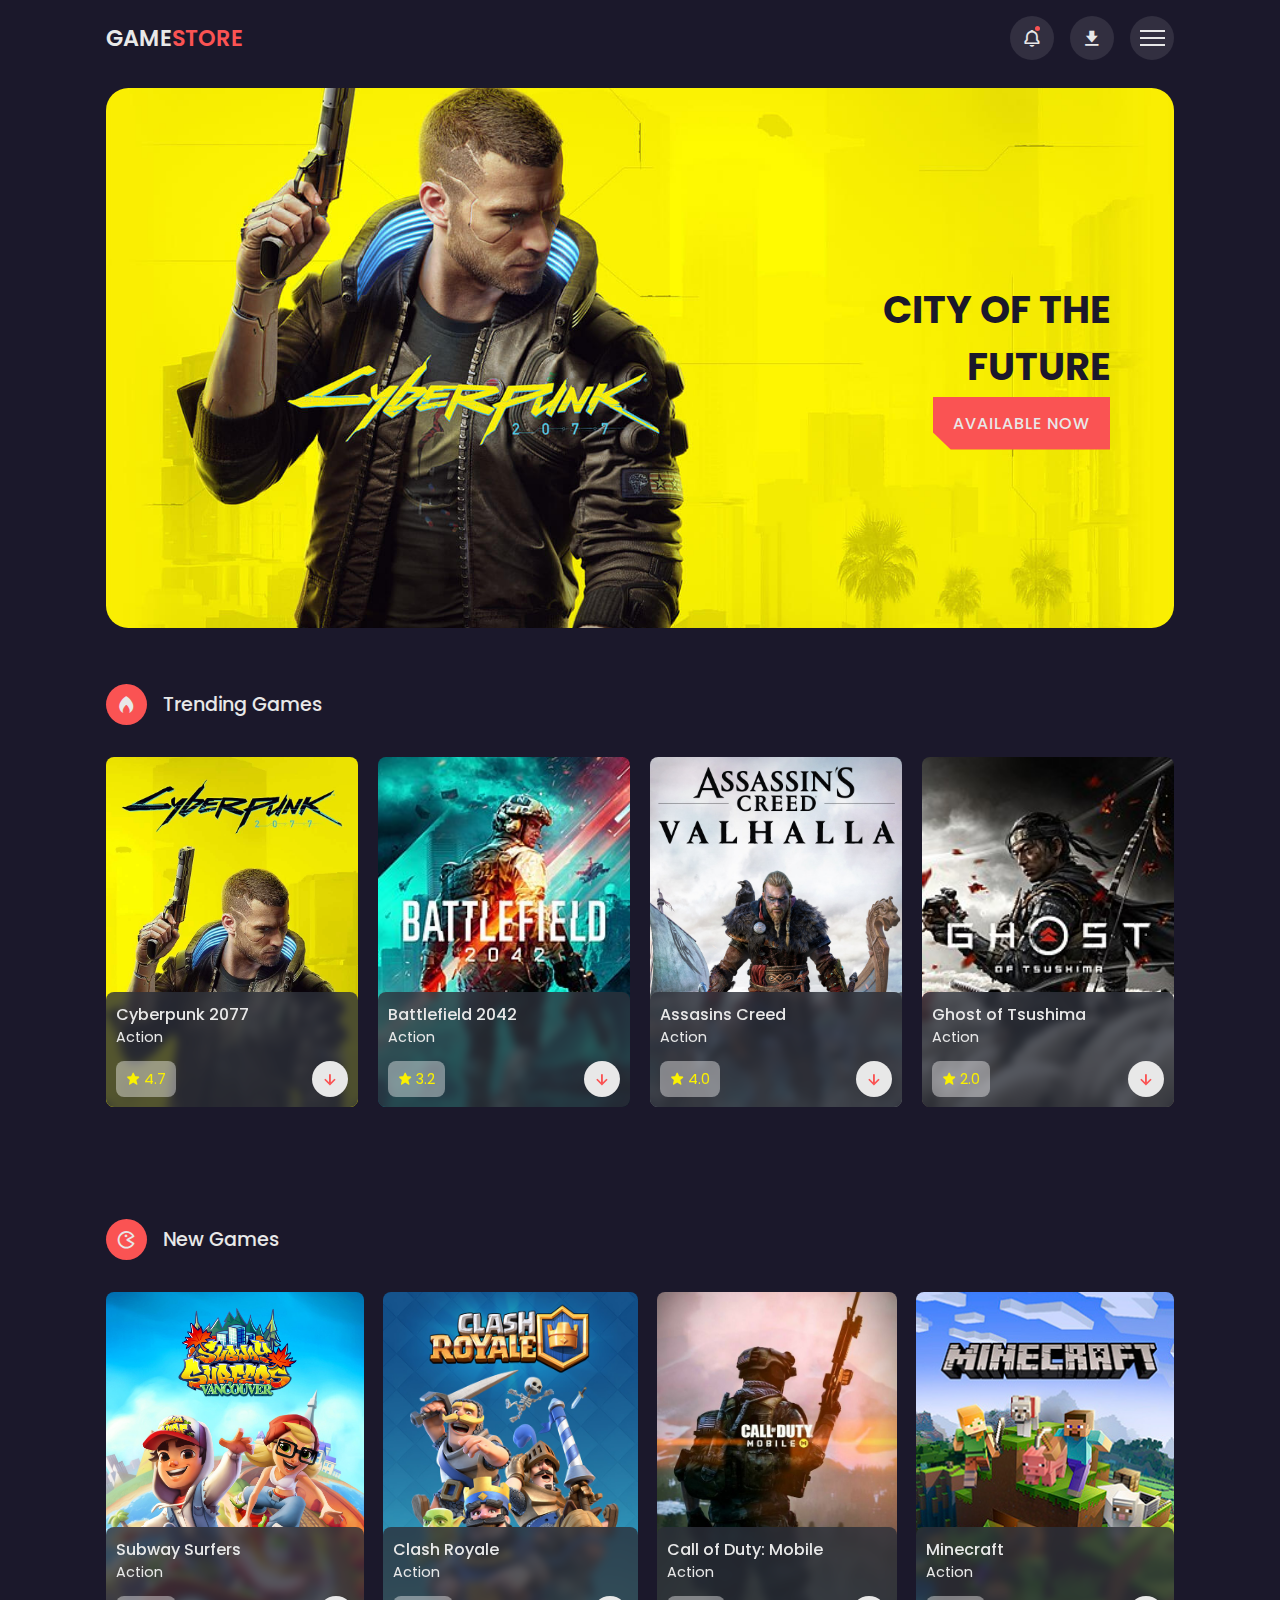
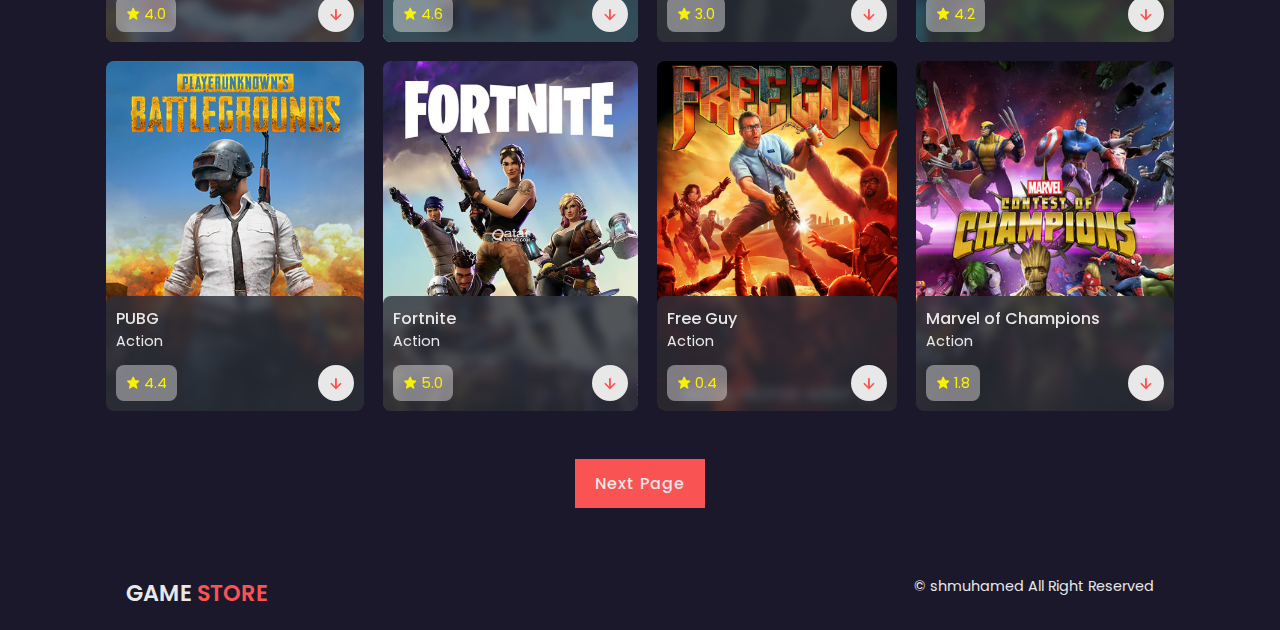
<file: index.html>
<!DOCTYPE html>
<html lang="en">

<head>
    <meta charset="UTF-8">
    <meta http-equiv="X-UA-Compatible" content="IE=edge">
    <meta name="viewport" content="width=device-width, initial-scale=1.0">
    <title>GAMESTORE</title>
    <link rel="shortcut icon" href="./img/fav.png" type="image/x-icon">
    <link href='https://unpkg.com/boxicons@2.1.4/css/boxicons.min.css' rel='stylesheet'>
    <link rel="stylesheet" href="./main.css">
    <link rel="stylesheet" href="./swiper-bundle.min.css">
</head>

<body>

    <div class="progress">
        <div class="progress-bar" id="scroll-bar"></div>
    </div>


    <header>
        <div class="nav container">
            <a href="index.html" class="logo">Game<span>Store</span></a>
            <div class="nav-icons">
                <i class='bx bx-bell bx-tada' id="bell-icon"><span></span></i>
                <i class='bx bxs-download'></i>
                <div class="menu-icon">
                    <div class="line1"></div>
                    <div class="line2"></div>
                    <div class="line3"></div>
                </div>
            </div>
            <div class="menu">
                <img src="./img/menu.png" alt="">
                <div class="navbar">
                    <li><a href="index.html">Home</a></li>
                    <li><a href="#trending">Trending</a></li>
                    <li><a href="#new">New Games</a></li>
                    <li><a href="#">Action Games</a></li>
                    <li><a href="#contact">Contact Us</a></li>
                </div>
            </div>
            <div class="notification">
                <div class="notification-box">
                    <i class='bx bxs-check-circle'></i>
                    <p>Congratulation, your game download successfully</p>
                </div>
                <div class="notification-box box-color">
                    <i class='bx bxs-x-circle'></i>
                    <p>Could not apply changes.</p>
                </div>
            </div>
        </div>
    </header>



    <section class="home container" id="home">
        <img src="./img/home.png" alt="">
        <div class="home-text">
            <h1>CITY OF THE <br> FUTURE</h1>
            <a href="#" class="btn">Available Now</a>
        </div>
    </section>


    <section class="trending container" id="trending">
        <div class="heading">
            <i class='bx bxs-flame'></i>
            <h2>Trending Games</h2>
        </div>
        <div class="trending-content swiper">
            <div class="swiper-wrapper">
                <!--slide 1-->
                <div class="swiper-slide">
                    <div class="box">
                        <img src="./img/trending1.webp" alt="">
                        <div class="box-text">
                            <h2>Cyberpunk 2077</h2>
                            <h3>Action</h3>
                            <div class="rating-download">
                                <div class="rating">
                                    <i class='bx bxs-star'></i>
                                    <span>4.7</span>
                                </div>
                                <a href="#" class="box-btn"><i class='bx bx-down-arrow-alt'></i></a>
                            </div>
                        </div>
                    </div>
                </div>
                <!--slide 2-->
                <div class="swiper-slide">
                    <div class="box">
                        <img src="./img/trending2.jpg" alt="">
                        <div class="box-text">
                            <h2>Battlefield 2042</h2>
                            <h3>Action</h3>
                            <div class="rating-download">
                                <div class="rating">
                                    <i class='bx bxs-star'></i>
                                    <span>3.2</span>
                                </div>
                                <a href="#" class="box-btn"><i class='bx bx-down-arrow-alt'></i></a>
                            </div>
                        </div>
                    </div>
                </div>
                <!--slide 3-->
                <div class="swiper-slide">
                    <div class="box">
                        <img src="./img/trending3.jpg" alt="">
                        <div class="box-text">
                            <h2>Assasins Creed</h2>
                            <h3>Action</h3>
                            <div class="rating-download">
                                <div class="rating">
                                    <i class='bx bxs-star'></i>
                                    <span>4.0</span>
                                </div>
                                <a href="#" class="box-btn"><i class='bx bx-down-arrow-alt'></i></a>
                            </div>
                        </div>
                    </div>
                </div>
                <!--slide 4-->
                <div class="swiper-slide">
                    <div class="box">
                        <img src="./img/trending4.jpg" alt="">
                        <div class="box-text">
                            <h2>Ghost of Tsushima</h2>
                            <h3>Action</h3>
                            <div class="rating-download">
                                <div class="rating">
                                    <i class='bx bxs-star'></i>
                                    <span>2.0</span>
                                </div>
                                <a href="#" class="box-btn"><i class='bx bx-down-arrow-alt'></i></a>
                            </div>
                        </div>
                    </div>
                </div>
                <!--slide 5-->
                <div class="swiper-slide">
                    <div class="box">
                        <img src="./img/trending5.png" alt="">
                        <div class="box-text">
                            <h2>GTA V</h2>
                            <h3>Action</h3>
                            <div class="rating-download">
                                <div class="rating">
                                    <i class='bx bxs-star'></i>
                                    <span>5.0</span>
                                </div>
                                <a href="#" class="box-btn"><i class='bx bx-down-arrow-alt'></i></a>
                            </div>
                        </div>
                    </div>
                </div>

                <!--slide 6-->
                <div class="swiper-slide">
                    <div class="box">
                        <img src="./img/trending6.jpg" alt="">
                        <div class="box-text">
                            <h2>Dying Light 2</h2>
                            <h3>Action</h3>
                            <div class="rating-download">
                                <div class="rating">
                                    <i class='bx bxs-star'></i>
                                    <span>3.9</span>
                                </div>
                                <a href="#" class="box-btn"><i class='bx bx-down-arrow-alt'></i></a>
                            </div>
                        </div>
                    </div>
                </div>
                <!--slide 7-->
                <div class="swiper-slide">
                    <div class="box">
                        <img src="./img/trending7.png" alt="">
                        <div class="box-text">
                            <h2>Halo Infinite</h2>
                            <h3>Action</h3>
                            <div class="rating-download">
                                <div class="rating">
                                    <i class='bx bxs-star'></i>
                                    <span>4.1</span>
                                </div>
                                <a href="#" class="box-btn"><i class='bx bx-down-arrow-alt'></i></a>
                            </div>
                        </div>
                    </div>
                </div>
                <!--slide 8-->
                <div class="swiper-slide">
                    <div class="box">
                        <img src="./img/trending8.png" alt="">
                        <div class="box-text">
                            <h2>Resident Evil Village</h2>
                            <h3>Action</h3>
                            <div class="rating-download">
                                <div class="rating">
                                    <i class='bx bxs-star'></i>
                                    <span>1.7</span>
                                </div>
                                <a href="#" class="box-btn"><i class='bx bx-down-arrow-alt'></i></a>
                            </div>
                        </div>
                    </div>
                </div>

            </div>
        </div>
    </section>


    <section class="new container" id="new">
        <div class="heading">
            <i class='bx bx-game'></i>
            <h2>New Games</h2>
        </div>
        <div class="new-content">
            <!--Box 1-->
            <div class="box">
                <img src="./img/new1.jpg" alt="">
                <div class="box-text">
                    <h2>Subway Surfers</h2>
                    <h3>Action</h3>
                    <div class="rating-download">
                        <div class="rating">
                            <i class='bx bxs-star'></i>
                            <span>4.0</span>
                        </div>
                        <a href="./Subway Surfers.html" class="box-btn"><i class='bx bx-down-arrow-alt'></i></a>
                    </div>
                </div>
            </div>

            <!--Box 2-->
            <div class="box">
                <img src="./img/new4.jpg" alt="">
                <div class="box-text">
                    <h2>Clash Royale</h2>
                    <h3>Action</h3>
                    <div class="rating-download">
                        <div class="rating">
                            <i class='bx bxs-star'></i>
                            <span>4.6</span>
                        </div>
                        <a href="./Clash Royale.html" class="box-btn"><i class='bx bx-down-arrow-alt'></i></a>
                    </div>
                </div>
            </div>


            <!--Box 3-->
            <div class="box">
                <img src="./img/new2.jpg" alt="">
                <div class="box-text">
                    <h2>Call of Duty: Mobile </h2>
                    <h3>Action</h3>
                    <div class="rating-download">
                        <div class="rating">
                            <i class='bx bxs-star'></i>
                            <span>3.0</span>
                        </div>
                        <a href="./Call of DutyMobile.html" class="box-btn"><i class='bx bx-down-arrow-alt'></i></a>
                    </div>
                </div>
            </div>




           
          


            <!--Box 4-->
            <div class="box">
                <img src="./img/new5.png" alt="">
                <div class="box-text">
                    <h2>Minecraft</h2>
                    <h3>Action</h3>
                    <div class="rating-download">
                        <div class="rating">
                            <i class='bx bxs-star'></i>
                            <span>4.2</span>
                        </div>
                        <a href="https://www.minecraft.net/" class="box-btn"><i class='bx bx-down-arrow-alt'></i></a>
                    </div>
                </div>
            </div>

            <!--Box 5-->
            <div class="box">
                <img src="./img/new6.png" alt="">
                <div class="box-text">
                    <h2>PUBG</h2>
                    <h3>Action</h3>
                    <div class="rating-download">
                        <div class="rating">
                            <i class='bx bxs-star'></i>
                            <span>4.4</span>
                        </div>
                        <a href="https://store.steampowered.com/app/578080/PUBG_BATTLEGROUNDS/" class="box-btn"><i
                                class='bx bx-down-arrow-alt'></i></a>
                    </div>
                </div>
            </div>

            <!--Box 6-->
            <div class="box">
                <img src="./img/new7.png" alt="">
                <div class="box-text">
                    <h2>Fortnite</h2>
                    <h3>Action</h3>
                    <div class="rating-download">
                        <div class="rating">
                            <i class='bx bxs-star'></i>
                            <span>5.0</span>
                        </div>
                        <a href="https://www.fortnite.com/?lang=ru" class="box-btn"><i
                                class='bx bx-down-arrow-alt'></i></a>
                    </div>
                </div>
            </div>

             <!--Box 7-->
            <div class="box">
                <img src="./img/new3.jpg" alt="">
                <div class="box-text">
                    <h2>Free Guy</h2>
                    <h3>Action</h3>
                    <div class="rating-download">
                        <div class="rating">
                            <i class='bx bxs-star'></i>
                            <span>0.4</span>
                        </div>
                        <a href="#" class="box-btn"><i class='bx bx-down-arrow-alt'></i></a>
                    </div>
                </div>
            </div>

            <!--Box 8-->
            <div class="box">
                <img src="./img/new8.jpg" alt="">
                <div class="box-text">
                    <h2>Marvel of Champions</h2>
                    <h3>Action</h3>
                    <div class="rating-download">
                        <div class="rating">
                            <i class='bx bxs-star'></i>
                            <span>1.8</span>
                        </div>
                        <a href="#" class="box-btn"><i class='bx bx-down-arrow-alt'></i></a>
                    </div>
                </div>
            </div>

        </div>

        <div class="next-page">
            <a href="#">Next Page</a>
        </div>

    </section>


    <div class="copyright container">
        <a href="#!" class="logo">Game <span>Store</span></a>
        <p>&#169; shmuhamed All Right Reserved</p>
    </div>






    <script src="./swiper-bundle.min.js"></script>
    <script src="./App.js"></script>
</body>

</html>
</file>
<file: main.css>
@import url('https://fonts.googleapis.com/css2?family=Poppins:wght@400;500;600;700&display=swap');

* {
    font-family: 'Poppins', sans-serif;
    margin: 0;
    padding: 0;
    scroll-behavior: smooth;
    box-sizing: border-box;
    list-style: none;
    text-decoration: none;
    scroll-padding-top: 2rem;
}

:root {
    --main-color: #fa5353;
    --dark-color: #1b182b;
    --light-color: #322f40;
    --text-color: hsl(0, 0%, 91%);
}

::selection {
    color: var(--text-color);
    background: var(--main-color);

}

section {
    padding: 4rem 0 3rem;
}

img {
    width: 100%;
}

body {
    color: var(--text-color);
    background: var(--dark-color);
}

.container {
    max-width: 1068px;
    margin: auto;
    width: 100%;
}

header {
    position: fixed;
    top: 0;
    left: 0;
    width: 100%;
    background: var(--dark-color);
    z-index: 100;
}

.nav {
    display: flex;
    align-items: center;
    justify-content: center;
    padding: 16px 0;
}

.logo {
    font-size: 1.4rem;
    font-weight: 600;
    color: var(--text-color);
    text-transform: uppercase;
    margin: 0 auto 0 0;
}

.logo span {
    color: var(--main-color);
}

.nav-icons {
    display: flex;
    align-items: center;
    column-gap: 1rem;
}

.nav-icons .bx {
    font-size: 20px;
    height: 44px;
    width: 44px;
    display: grid;
    place-items: center;
    color: var(--text-color);
    background: var(--light-color);
    border-radius: 50%;
    cursor: pointer;
}

#bell-icon {
    position: relative;
}

#bell-icon span {
    content: '';
    width: 5px;
    height: 5px;
    border-radius: 50%;
    background: var(--main-color);
    position: absolute;
    top: 10px;
    right: 14px;
}

.menu-icon {
    display: flex;
    flex-direction: column;
    align-items: center;
    justify-content: center;
    row-gap: 5px;
    height: 44px;
    width: 44px;
    border-radius: 50%;
    background: var(--light-color);
    cursor: pointer;
    z-index: 200;
    transition: 0.3s;
}

.menu-icon div {
    display: block;
    background: var(--text-color);
    height: 2px;
    width: 25px;
    transition: 0.3s;
}

.move .line1 {
    transform: rotate(-45deg) translate(-5px, 5px);
}

.move .line2 {
    opacity: 0;
}

.move .line3 {
    transform: rotate(45deg) translate(-5px, -5px);
}

.menu {
    position: fixed;
    left: 0;
    top: 0;
    width: 100%;
    height: 100vh;
    background: rgba(0, 0, 14, 0.9);
    z-index: 106;
    display: flex;
    align-items: center;
    justify-content: space-between;
    transition: 0.5s;
    clip-path: circle(0% at 100% 0%);
}

.menu.active {
    clip-path: circle(144% at 100% 0%);
}

.menu img {
    width: 700px;
}

.navbar {
    display: grid;
    row-gap: 1rem;
    text-align: right;
    padding-right: 2rem;
}

.navbar a {
    font-size: 1.6rem;
    color: var(--text-color);
    font-weight: 500;
    transition: 0.2s;
}

.navbar a:hover {
    border-bottom: 4px solid var(--main-color);
    font-size: 1.8rem;
}

.notification {
    position: absolute;
    top: 110%;
    right: 5rem;
    background: var(--light-color);
    width: 300px;
    height: 350px;
    border-radius: 0.5rem;
    padding: 10px;
    display: flex;
    flex-direction: column;
    row-gap: 1rem;
    clip-path: circle(0% at 100% 0%);
}

.notification.active {
    clip-path: circle(144% at 100% 0%);
    transition: 0.3s;
}

.notification-box {
    display: flex;
    align-items: baseline;
    column-gap: 1rem;
    border-radius: 0.5rem;
    background: var(--dark-color);
    padding: 10px;
}

.notification-box .bx {
    color: #faf102;
}

.box-color {
    background: hsl(0, 0%, 100%, 0.4);
}

.box-color .bx {
    color: var(--main-color);
}

.home {
    position: relative;
    min-height: 540px;
    display: flex;
    align-items: center;
    justify-content: flex-end;
    margin-top: 5rem;
}

.home img {
    position: absolute;
    width: 100%;
    height: 100%;
    object-fit: cover;
    border-radius: 1.4rem;
    z-index: -1;
}

.home-text {
    padding-right: 4rem;
    text-align: right;
}

.home-text h1 {
    font-size: 2.4rem;
    text-transform: uppercase;
    color: var(--dark-color);
    margin-bottom: 1rem;
}

.btn {
    background: var(--main-color);
    padding: 15px 20px;
    color: var(--text-color);
    text-transform: uppercase;
    font-size: 1rem;
    letter-spacing: 1px;
    font-weight: 500;
    clip-path: polygon(0 0, 100% 0%, 100% 100%, 10% 100%, 0% 68%);
}

.btn:hover {
    background: var(--light-color);
    transition: 0.3s all linear;
}

.heading {
    display: flex;
    align-items: center;
    column-gap: 1rem;
    margin-bottom: 2rem;
}

.heading .bx {
    font-size: 21px;
    color: var(--text-color);
    background: var(--main-color);
    padding: 10px;
    border-radius: 5rem;
}

.heading h2 {
    font-size: 1.2rem;
    font-weight: 500;
}

.box {
    position: relative;
    width: 100%;
    height: 350px;
    border-radius: 0.5rem;
}

.box img {
    width: 100%;
    height: 100%;
    object-fit: cover;
    border-radius: 0.5rem;
}

.box .box-text {
    position: absolute;
    right: 0;
    left: 0;
    bottom: 0;
    padding: 10px;
    background: hsl(227, 14%, 20%, 0.8);
    backdrop-filter: blur(4px);
    border-radius: 0.5rem;
}

.box .box-text h2 {
    font-size: 1rem;
    font-weight: 500;
}

.box .box-text h3 {
    font-size: 0.9rem;
    font-weight: 400;
    margin-bottom: 0.8rem;
}

.rating-download {
    display: flex;
    justify-content: space-between;
}

.rating {
    display: flex;
    align-items: center;
    column-gap: 4px;
    background: hsl(0, 0%, 100%, 0.4);
    padding: 4px 10px;
    border-radius: 0.5rem;
}

.rating .bx {
    color: #faf102;
    font-size: 0.9rem;
}

.rating span {
    color: #faf102;
    font-size: 0.9rem;
}

.box-btn .bx {
    padding: 8px;
    background: var(--text-color);
    border-radius: 5rem;
    color: var(--main-color);
    font-weight: 400;
    font-size: 20px;
}

.box-btn .bx:hover {
    background: var(--dark-color);
}

.new-content {
    display: grid;
    grid-template-columns: repeat(auto-fit, minmax(240px, auto));
    gap: 1.2rem;
}

.next-page {
    display: flex;
    justify-content: center;
    align-items: center;
    margin-top: 3rem;
}

.next-page a {
    background: var(--main-color);
    padding: 12px 20px;
    color: var(--text-color);
    letter-spacing: 1px;
    font-weight: 500;
}

.next-page a:hover {
    background: var(--light-color);
    transition: 0.3s all linear;
}

.copyright {
    display: flex;
    justify-content: space-between;
    padding: 20px;
}

.copyright p {
    font-size: 0.9rem;
    color: var(--text-color);
}

.video-container video {
    width: 100%;
    aspect-ratio: 16/9;
}

.video-container {
    margin-top: 5rem;
}

.about {
    margin-top: 2rem;
}

.about h2 {
    display: inline-flex;
    font-size: 1.4rem;
    font-weight: 500;
    border-bottom: 4px solid var(--main-color);
}

.about p {
    font-size: 0.938rem;
    margin-top: 1rem;
    text-align: justify;
}

.screenshots h2 {
    display: inline-flex;
    font-size: 1.4rem;
    font-weight: 500;
    border-bottom: 4px solid var(--main-color);
    margin: 1.6rem 0;
}

.screenshots-content {
    display: grid;
    grid-template-columns: repeat(auto-fit, minmax(250px, auto));
    gap: 10px;
    justify-content: center;
    max-width: 800px;
    margin: auto;
    width: 100%;
}

.screenshots-content img {
    width: 100%;
    height: 440px;
    object-fit: cover;
}

.download {
    min-width: 800;
    margin: auto;
    width: 100%;
    display: grid;
    justify-content: center;
    margin-top: 2rem;
}

.download h2 {
    text-align: center;
    font-size: 1.4rem;
    font-weight: 500;
    margin: 1.6rem 0;
}

.download-links {
    display: grid;
    grid-template-columns: repeat(3, 1fr);
    gap: 10px;
    margin-bottom: 2rem;
}

.download-links a {
    text-align: center;
    background: var(--main-color);
    padding: 12px 20px;
    color: var(--text-color);
    letter-spacing: 1px;
    font-weight: 500;
}

.download-links a:hover {
    background: var(--light-color);
    transition: 0.3s all linear;
}

html::-webkit-scrollbar {
    display: none;
}

.progress {
    position: fixed;
    top: 0;
    left: 0;
    width: 100%;
    height: 4px;
    z-index: 300;
}
.progress-bar{
    height: 4px;
    background: var(--main-color);
    width: 0%;
}

@media (max-width: 1080px) {
    .container{
        margin: 0 auto;
        width: 90%;
    }
    .nav{
        padding: 10px 0;
    }
    .notification{
        right: 4rem;
    }
    .menu img{
        width: 500px;
    }
    section{
        padding: 3rem 0 2rem;
    }
    .home{
        margin-top: 4rem !important;
        min-height: 440px;
    }
    .home img{
        border-radius: 1rem;
    }
    .new-content{
        grid-template-columns: repeat(auto-fit, minmax(200px, auto));
    }
    .video-container{
        margin-top: 5rem !important;
    }
}
@media (max-width: 774px){
    .notification{
        right: 1rem;
    }
    .menu img{
        width: 400px;
    }
    .home{
        min-height: 300px;
    }
    .home-text h1 {
        font-size: 2rem;
    }
    .btn{
        padding: 12px 17px;
    }
    .screenshots-content{
        grid-template-columns: repeat(auto-fit, minmax(250px, 300px));
    }
}
@media (max-width: 560px){
    .menu img{
      display: none;
    }
    .menu {
        justify-content: flex-end;
    }
    .nav{
        padding: 8px 0;
    }
    .nav-icons .bx,
    .menu-icon{
        height: 40px;
        width: 40px;
    }
    .home{
        min-height: 240px;
    }
    .home-text {
        font-size: 1rem;
    }
    p{
        font-size: 0.875rem;
    }
    .download-links{
        grid-template-columns: 1fr;
    }
}
@media (max-width: 360px){
 .logo{
    font-size: 1.2rem;
 }
 .navbar a{
  font-size: 1.3rem;
 }
 .navbar a:hover{
    font-size: 1.4rem;
   }
   .notification{
    width: 270px;
}
.home{
    min-height: 214px;
}
.home-text h1{
    font-size: 1.4rem;
}
.heading .bx{
    padding: 8px;
}
.heading h2{
    font-size: 1.1rem;
}
.box{
    height: 420px;
}
.copyright{
    flex-direction: column;
    align-items: center;
    row-gap: 1rem;
}
.copyright .logo{
    margin: 0;
}
.about h2,
.screenshots h2 .download h2{
    font-size: 1.2rem;
}
}
</file>
